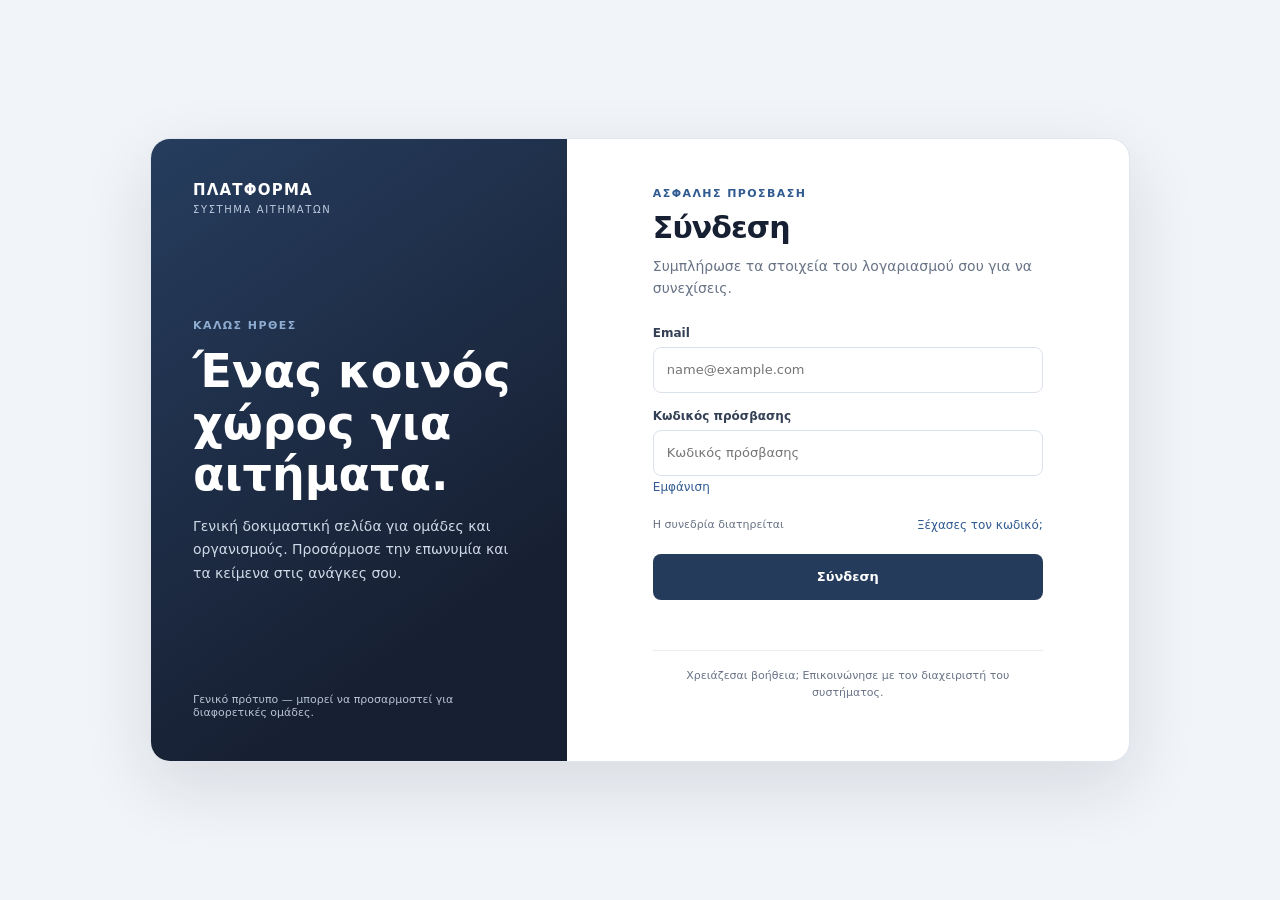
<file: general.html>
<!DOCTYPE html>
<html lang="el">
<head>
    <meta charset="UTF-8">
    <meta name="viewport" content="width=device-width, initial-scale=1.0">
    <meta name="theme-color" content="#172033">
    <meta name="description" content="Γενικό σύστημα σύνδεσης και διαχείρισης αιτημάτων.">
    <title>Σύστημα αιτημάτων</title>
    <style>
        :root {
            color-scheme: light;
            font-family: system-ui, -apple-system, BlinkMacSystemFont, "Segoe UI", sans-serif;
            color: #172033;
            background: #f1f4f8;
            font-synthesis: none;
            text-rendering: optimizeLegibility;
            --muted: #687386;
            --accent: #315b91;
        }
        * { box-sizing: border-box; }
        body { min-width: 320px; min-height: 100vh; display: grid; place-items: center; margin: 0; padding: 24px; }
        button, input, textarea { font: inherit; }
        [hidden] { display: none !important; }
        .layout { width: min(100%, 980px); min-height: 600px; display: grid; grid-template-columns: .85fr 1.15fr; overflow: hidden; border: 1px solid #e1e6ee; border-radius: 20px; background: #fff; box-shadow: 0 24px 70px rgb(26 39 61 / 12%); }
        .intro { display: flex; flex-direction: column; justify-content: space-between; padding: 42px; color: #fff; background: linear-gradient(145deg, #263d5e, #172033 75%); }
        .brand { color: #fff; font-size: 15px; font-weight: 750; letter-spacing: .08em; text-decoration: none; }
        .brand small { display: block; margin-top: 5px; color: #bdcbe0; font-size: 10px; font-weight: 500; letter-spacing: .16em; }
        .intro-copy { margin: 60px 0; }
        .eyebrow, .form-kicker { color: #8eacd2; font-size: 11px; font-weight: 700; letter-spacing: .13em; text-transform: uppercase; }
        h1 { margin: 14px 0; font-size: clamp(32px, 4vw, 46px); line-height: 1.12; }
        .intro-description { max-width: 330px; color: #d0d9e7; font-size: 14px; line-height: 1.7; }
        .intro-footer { color: #b7c3d4; font-size: 11px; }
        .form-panel { display: flex; align-items: center; justify-content: center; padding: 48px; }
        .form-content, .dashboard { width: min(100%, 520px); }
        .form-content:not(.dashboard) { max-width: 390px; }
        .form-kicker { margin: 0 0 10px; color: var(--accent); }
        h2 { margin: 0; font-size: 30px; letter-spacing: -.03em; }
        .form-lead { margin: 10px 0 26px; color: var(--muted); font-size: 14px; line-height: 1.6; }
        .field { margin: 0 0 16px; }
        .field-label { display: block; margin-bottom: 7px; color: #344055; font-size: 12px; font-weight: 650; }
        .text-input { width: 100%; min-height: 46px; padding: 11px 13px; border: 1px solid #dce2eb; border-radius: 8px; outline: none; color: #172033; background: #fff; font-size: 13px; }
        textarea.text-input { min-height: 100px; resize: vertical; line-height: 1.5; }
        .text-input:focus { border-color: #6f91bc; box-shadow: 0 0 0 3px rgb(49 91 145 / 12%); }
        .form-options { display: flex; align-items: center; justify-content: space-between; gap: 12px; margin: 0 0 18px; }
        .remember, .support-note { color: var(--muted); font-size: 11px; }
        .recovery-button { padding: 4px 0; border: 0; color: var(--accent); background: transparent; font-size: 12px; cursor: pointer; }
        .submit-button { width: 100%; min-height: 46px; padding: 10px 16px; border: 0; border-radius: 8px; color: #fff; background: #243b5b; font-size: 13px; font-weight: 650; cursor: pointer; }
        .submit-button:hover { background: #315b91; }
        button:disabled { opacity: .6; cursor: wait; }
        .status-message, .ticket-message { min-height: 18px; margin: 10px 0 0; color: #58667a; font-size: 12px; line-height: 1.5; }
        .status-message[data-error="true"], .ticket-message[data-error="true"] { color: #a33e36; }
        .form-divider { height: 1px; margin: 22px 0 16px; background: #e9edf2; }
        .support-note { line-height: 1.6; text-align: center; }
        .dashboard-header { display: flex; align-items: flex-start; justify-content: space-between; gap: 16px; margin-bottom: 20px; }
        .dashboard-header h2 { font-size: 26px; }
        .dashboard-header p:last-child { margin: 7px 0 0; color: var(--muted); font-size: 12px; }
        .sign-out-button { flex: 0 0 auto; padding: 8px 11px; border: 1px solid #dce2eb; border-radius: 7px; color: #445168; background: #fff; font-size: 12px; cursor: pointer; }
        .admin-label { display: inline-block; margin: 0 0 12px; padding: 5px 8px; border-radius: 999px; color: #76551e; background: #f7eedc; font-size: 10px; font-weight: 700; }
        .ticket-form { padding: 16px; border: 1px solid #e4e8ef; border-radius: 10px; background: #fafbfd; }
        .ticket-form h3, .ticket-list-heading { margin: 0 0 12px; font-size: 14px; }
        .ticket-form .field { margin-bottom: 12px; }
        .ticket-list-section { margin-top: 22px; }
        .ticket-list { display: grid; gap: 9px; max-height: 240px; overflow-y: auto; }
        .ticket-card { padding: 13px; border: 1px solid #e4e8ef; border-radius: 9px; background: #fff; }
        .ticket-card-top { display: flex; align-items: center; justify-content: space-between; gap: 10px; }
        .ticket-number { color: var(--accent); font-family: ui-monospace, monospace; font-size: 12px; font-weight: 700; }
        .ticket-date, .ticket-requester { display: block; margin-top: 5px; color: #8792a3; font-size: 10px; }
        .ticket-subject { margin: 10px 0 4px; font-size: 13px; overflow-wrap: anywhere; }
        .ticket-description { margin: 0; color: #58667a; font-size: 12px; line-height: 1.5; white-space: pre-wrap; overflow-wrap: anywhere; }
        .ticket-status { max-width: 145px; padding: 6px 8px; border: 1px solid #dce2eb; border-radius: 7px; color: #445168; background: #fff; font-size: 10px; }
        .empty-tickets { padding: 16px; border: 1px dashed #dce2eb; border-radius: 8px; color: var(--muted); font-size: 12px; text-align: center; }
        @media (max-width: 760px) {
            body { display: block; padding: 12px; }
            .layout { min-height: 0; grid-template-columns: 1fr; }
            .intro { padding: 25px 28px; }
            .intro-copy { margin: 30px 0 12px; }
            .intro h1 { font-size: 32px; }
            .intro-description, .intro-footer { display: none; }
            .form-panel { padding: 30px 24px; }
        }
    </style>
</head>
<body>
    <main class="layout">
        <section class="intro" aria-labelledby="welcome-title">
            <a class="brand" href="./general.html">ΠΛΑΤΦΟΡΜΑ<small>ΣΥΣΤΗΜΑ ΑΙΤΗΜΑΤΩΝ</small></a>
            <div class="intro-copy">
                <p class="eyebrow">Καλώς ήρθες</p>
                <h1 id="welcome-title">Ένας κοινός χώρος για αιτήματα.</h1>
                <p class="intro-description">Γενική δοκιμαστική σελίδα για ομάδες και οργανισμούς. Προσάρμοσε την επωνυμία και τα κείμενα στις ανάγκες σου.</p>
            </div>
            <footer class="intro-footer">Γενικό πρότυπο — μπορεί να προσαρμοστεί για διαφορετικές ομάδες.</footer>
        </section>

        <section class="form-panel" aria-label="Σύνδεση και αιτήματα">
            <div class="form-content" id="auth-view">
                <p class="form-kicker">Ασφαλής πρόσβαση</p>
                <h2 id="login-title">Σύνδεση</h2>
                <p class="form-lead">Συμπλήρωσε τα στοιχεία του λογαριασμού σου για να συνεχίσεις.</p>
                <form id="login-form">
                    <div class="field">
                        <label class="field-label" for="email">Email</label>
                        <input class="text-input" id="email" name="email" type="email" placeholder="name@example.com" autocomplete="email" autocapitalize="none" spellcheck="false" required>
                    </div>
                    <div class="field">
                        <label class="field-label" for="password">Κωδικός πρόσβασης</label>
                        <div class="input-wrap">
                            <input class="text-input" id="password" name="password" type="password" placeholder="Κωδικός πρόσβασης" autocomplete="current-password" required>
                            <button class="recovery-button" id="password-toggle" type="button" aria-label="Εμφάνιση ή απόκρυψη κωδικού" aria-pressed="false">Εμφάνιση</button>
                        </div>
                    </div>
                    <div class="form-options">
                        <span class="remember">Η συνεδρία διατηρείται</span>
                        <button class="recovery-button" id="recovery-button" type="button">Ξέχασες τον κωδικό;</button>
                    </div>
                    <button class="submit-button" type="submit">Σύνδεση</button>
                    <p class="status-message" id="form-message" role="status" aria-live="polite"></p>
                </form>
                <div class="form-divider" aria-hidden="true"></div>
                <p class="support-note">Χρειάζεσαι βοήθεια; Επικοινώνησε με τον διαχειριστή του συστήματος.</p>
            </div>

            <section class="form-content" id="password-reset-view" aria-labelledby="reset-title" hidden>
                <p class="form-kicker">Ανάκτηση λογαριασμού</p>
                <h2 id="reset-title">Νέος κωδικός</h2>
                <p class="form-lead">Επίλεξε νέο κωδικό πρόσβασης τουλάχιστον 10 χαρακτήρων.</p>
                <form id="password-reset-form">
                    <div class="field">
                        <label class="field-label" for="new-password">Νέος κωδικός</label>
                        <input class="text-input" id="new-password" name="password" type="password" autocomplete="new-password" minlength="10" required>
                    </div>
                    <div class="field">
                        <label class="field-label" for="confirm-password">Επιβεβαίωση κωδικού</label>
                        <input class="text-input" id="confirm-password" name="confirm-password" type="password" autocomplete="new-password" minlength="10" required>
                    </div>
                    <button class="submit-button" type="submit">Αποθήκευση κωδικού</button>
                    <p class="status-message" id="reset-message" role="status" aria-live="polite"></p>
                </form>
            </section>

            <section class="dashboard" id="tickets-view" aria-labelledby="dashboard-title" hidden>
                <div class="dashboard-header">
                    <div>
                        <p class="form-kicker">Κέντρο αιτημάτων</p>
                        <h2 id="dashboard-title">Αιτήματα</h2>
                        <p id="account-label"></p>
                    </div>
                    <button class="sign-out-button" id="sign-out-button" type="button">Αποσύνδεση</button>
                </div>
                <p class="admin-label" id="admin-label" hidden>ΔΙΑΧΕΙΡΙΣΗ ADMIN</p>
                <form class="ticket-form" id="ticket-form">
                    <h3>Νέο αίτημα</h3>
                    <div class="field">
                        <label class="field-label" for="ticket-subject">Θέμα</label>
                        <input class="text-input" id="ticket-subject" name="subject" type="text" maxlength="120" placeholder="Σύντομη περιγραφή" required>
                    </div>
                    <div class="field">
                        <label class="field-label" for="ticket-description">Περιγραφή</label>
                        <textarea class="text-input" id="ticket-description" name="description" maxlength="5000" placeholder="Περιέγραψε το αίτημά σου..." required></textarea>
                    </div>
                    <button class="submit-button" type="submit">Υποβολή αιτήματος</button>
                    <p class="ticket-message" id="create-message" role="status" aria-live="polite"></p>
                </form>
                <section class="ticket-list-section" aria-labelledby="ticket-list-title">
                    <h3 class="ticket-list-heading" id="ticket-list-title">Τα αιτήματά σου</h3>
                    <div class="ticket-list" id="ticket-list" aria-live="polite"></div>
                    <p class="ticket-message" id="list-message" role="status" aria-live="polite"></p>
                </section>
            </section>
        </section>
    </main>
    <script type="module" src="./app.js"></script>
</body>
</html>
</file>
